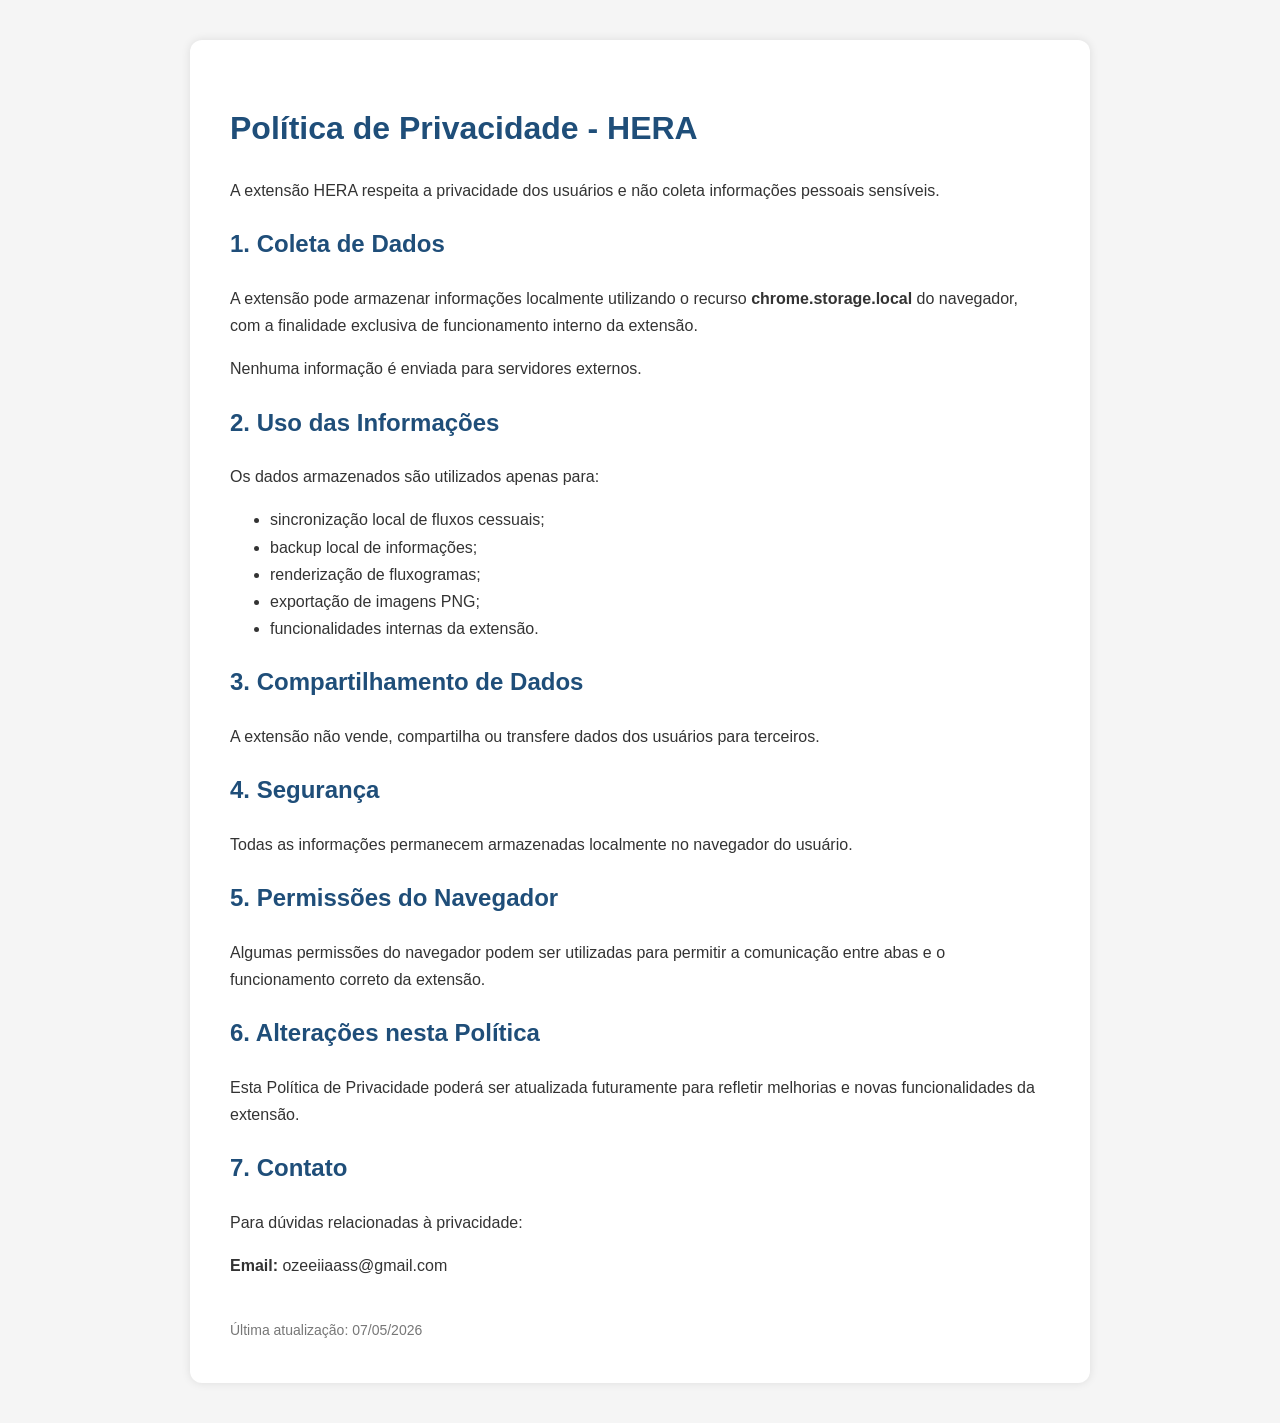
<file: politica_privacidade.html>
<!DOCTYPE html>
<html lang="pt-BR">
<head>
  <meta charset="UTF-8">
  <meta name="viewport" content="width=device-width, initial-scale=1.0">
  <title>Política de Privacidade - HERA</title>

  <style>
    body{
      font-family: Arial, sans-serif;
      max-width: 900px;
      margin: auto;
      padding: 40px;
      background: #f5f5f5;
      color: #333;
      line-height: 1.7;
    }

    .container{
      background: #fff;
      padding: 40px;
      border-radius: 12px;
      box-shadow: 0 0 10px rgba(0,0,0,0.1);
    }

    h1,h2{
      color: #1f4e79;
    }

    a{
      color: #0066cc;
    }

    footer{
      margin-top: 40px;
      font-size: 14px;
      color: #777;
    }
  </style>
</head>
<body>

<div class="container">

  <h1>Política de Privacidade - HERA </h1>

  <p>
    A extensão HERA respeita a privacidade dos usuários e
    não coleta informações pessoais sensíveis.
  </p>

  <h2>1. Coleta de Dados</h2>

  <p>
    A extensão pode armazenar informações localmente utilizando
    o recurso <strong>chrome.storage.local</strong> do navegador,
    com a finalidade exclusiva de funcionamento interno da extensão.
  </p>

  <p>
    Nenhuma informação é enviada para servidores externos.
  </p>

  <h2>2. Uso das Informações</h2>

  <p>
    Os dados armazenados são utilizados apenas para:
  </p>

  <ul>
    <li>sincronização local de fluxos cessuais;</li>
    <li>backup local de informações;</li>
    <li>renderização de fluxogramas;</li>
    <li>exportação de imagens PNG;</li>
    <li>funcionalidades internas da extensão.</li>
  </ul>

  <h2>3. Compartilhamento de Dados</h2>

  <p>
    A extensão não vende, compartilha ou transfere dados dos usuários
    para terceiros.
  </p>

  <h2>4. Segurança</h2>

  <p>
    Todas as informações permanecem armazenadas localmente no navegador
    do usuário.
  </p>

  <h2>5. Permissões do Navegador</h2>

  <p>
    Algumas permissões do navegador podem ser utilizadas para permitir
    a comunicação entre abas e o funcionamento correto da extensão.
  </p>

  <h2>6. Alterações nesta Política</h2>

  <p>
    Esta Política de Privacidade poderá ser atualizada futuramente
    para refletir melhorias e novas funcionalidades da extensão.
  </p>

  <h2>7. Contato</h2>

  <p>
    Para dúvidas relacionadas à privacidade:
  </p>

  <p>
    <strong>Email:</strong> ozeeiiaass@gmail.com
  </p>

  <footer>
    Última atualização: 07/05/2026
  </footer>

</div>

</body>
</html>
</file>
